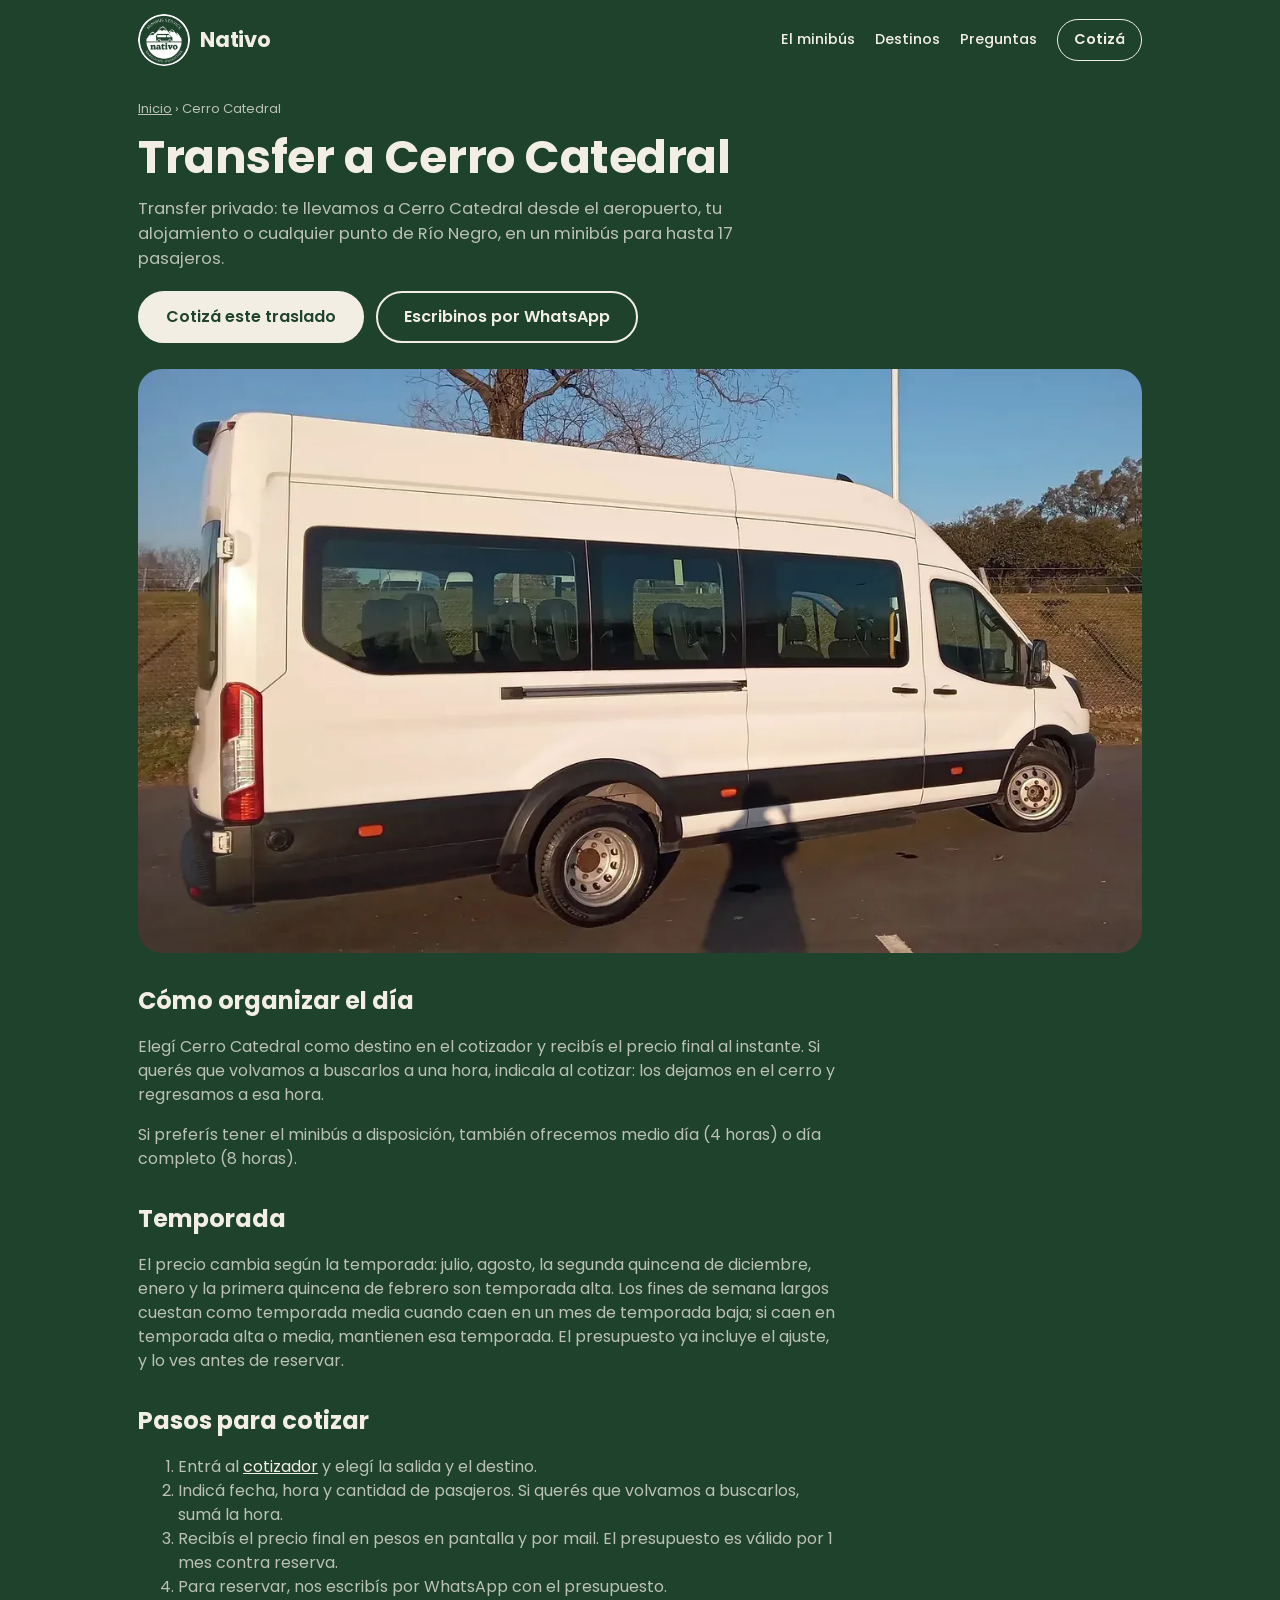
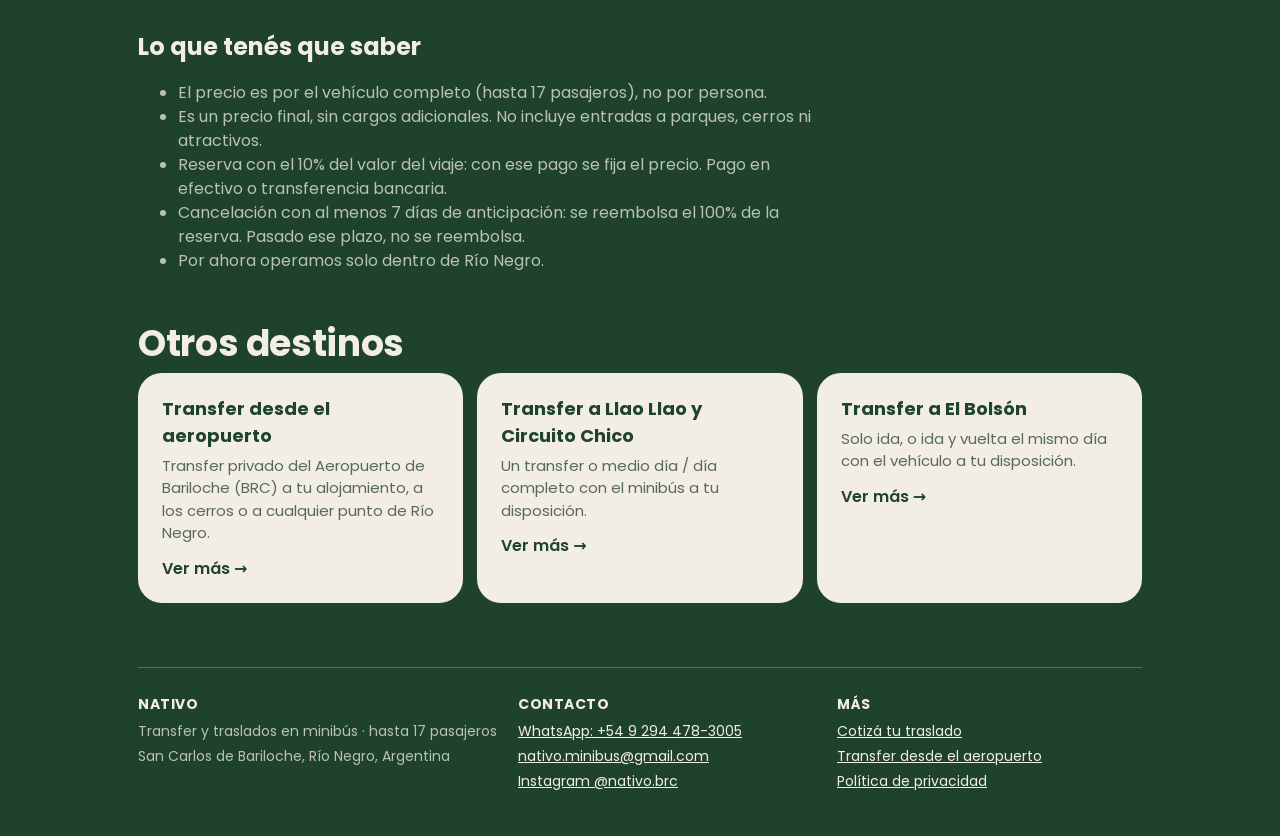
<file: cerro-catedral/index.html>
<!DOCTYPE html>
<html lang="es-AR">
<head>
<meta charset="utf-8">
<meta name="viewport" content="width=device-width, initial-scale=1, viewport-fit=cover">
<title>Transfer a Cerro Catedral desde Bariloche · Minibús privado | Nativo</title>
<meta name="description" content="Transfer privado en minibús para hasta 17 pasajeros a Cerro Catedral desde el aeropuerto, tu alojamiento o cualquier punto de Río Negro. Precio final al instante.">
<link rel="canonical" href="https://nativo-brc.github.io/cerro-catedral/">
<link rel="icon" type="image/png" href="/img/logo-nativo.png">
<meta property="og:type" content="website">
<meta property="og:locale" content="es_AR">
<meta property="og:site_name" content="Nativo">
<meta property="og:title" content="Transfer a Cerro Catedral desde Bariloche · Minibús privado | Nativo">
<meta property="og:description" content="Transfer privado en minibús para hasta 17 pasajeros a Cerro Catedral desde el aeropuerto, tu alojamiento o cualquier punto de Río Negro. Precio final al instante.">
<meta property="og:url" content="https://nativo-brc.github.io/cerro-catedral/">
<meta property="og:image" content="https://nativo-brc.github.io/img/og-nativo.jpg">
<meta name="twitter:card" content="summary_large_image">
<link rel="preconnect" href="https://fonts.googleapis.com"><link href="https://fonts.googleapis.com/css2?family=Poppins:wght@400;500;600;700&display=swap" rel="stylesheet">
<link rel="stylesheet" href="/site.css">

</head>
<body>
<a class="skip" href="#contenido">Saltar al contenido</a>
<div class="site">
<header class="topbar">
  <a class="brand" href="/"><img src="/img/logo-nativo-claro.png" width="320" height="320" alt="Nativo" style="width:52px;height:52px"><span>Nativo</span></a>
  <nav class="nav" aria-label="Principal">
    <a href="/#vehiculo">El minibús</a>
    <a href="/#destinos">Destinos</a>
    <a href="/#preguntas">Preguntas</a>
    <a class="cta" href="/#cotizar">Cotizá</a>
  </nav>
</header>
<main id="contenido" class="page">
<p class="crumbs"><a href="/">Inicio</a> › Cerro Catedral</p>
<h1>Transfer a Cerro Catedral</h1>
<p class="lead">Transfer privado: te llevamos a Cerro Catedral desde el aeropuerto, tu alojamiento o cualquier punto de Río Negro, en un minibús para hasta 17 pasajeros.</p>
<div class="ctas" style="margin:0 0 26px"><a class="pill" href="/#cotizar">Cotizá este traslado</a><a class="pill alt" href="https://wa.me/5492944783005?text=Hola%20Nativo%21%20Quiero%20cotizar%20un%20traslado." rel="noopener">Escribinos por WhatsApp</a></div>
<img class="ph" src="/img/exterior-lateral-derecho.webp" width="1200" height="698" alt="Minibús Ford Transit blanco, vista lateral derecha" loading="lazy" decoding="async">
<div class="prose">
<h2>Cómo organizar el día</h2>
<p>Elegí Cerro Catedral como destino en el cotizador y recibís el precio final al instante. Si querés que volvamos a buscarlos a una hora, indicala al cotizar: los dejamos en el cerro y regresamos a esa hora.</p>
<p>Si preferís tener el minibús a disposición, también ofrecemos medio día (4 horas) o día completo (8 horas).</p>
<h2>Temporada</h2>
<p>El precio cambia según la temporada: julio, agosto, la segunda quincena de diciembre, enero y la primera quincena de febrero son temporada alta. Los fines de semana largos cuestan como temporada media cuando caen en un mes de temporada baja; si caen en temporada alta o media, mantienen esa temporada. El presupuesto ya incluye el ajuste, y lo ves antes de reservar.</p>
<h2>Pasos para cotizar</h2>
<ol>
<li>Entrá al <a href="/#cotizar">cotizador</a> y elegí la salida y el destino.</li>
<li>Indicá fecha, hora y cantidad de pasajeros. Si querés que volvamos a buscarlos, sumá la hora.</li>
<li>Recibís el precio final en pesos en pantalla y por mail. El presupuesto es válido por 1 mes contra reserva.</li>
<li>Para reservar, nos escribís por WhatsApp con el presupuesto.</li>
</ol><h2>Lo que tenés que saber</h2>
<ul>
<li>El precio es por el vehículo completo (hasta 17 pasajeros), no por persona.</li>
<li>Es un precio final, sin cargos adicionales. No incluye entradas a parques, cerros ni atractivos.</li>
<li>Reserva con el 10% del valor del viaje: con ese pago se fija el precio. Pago en efectivo o transferencia bancaria.</li>
<li>Cancelación con al menos 7 días de anticipación: se reembolsa el 100% de la reserva. Pasado ese plazo, no se reembolsa.</li>
<li>Por ahora operamos solo dentro de Río Negro.</li>
</ul>
</div>
<section class="sec"><h2 class="t">Otros destinos</h2><div class="grid3"><a class="panel" href="/traslados-aeropuerto-bariloche/"><h3>Transfer desde el aeropuerto</h3><p>Transfer privado del Aeropuerto de Bariloche (BRC) a tu alojamiento, a los cerros o a cualquier punto de Río Negro.</p><span class="more">Ver más →</span></a><a class="panel" href="/llao-llao-circuito-chico/"><h3>Transfer a Llao Llao y Circuito Chico</h3><p>Un transfer o medio día / día completo con el minibús a tu disposición.</p><span class="more">Ver más →</span></a><a class="panel" href="/el-bolson/"><h3>Transfer a El Bolsón</h3><p>Solo ida, o ida y vuelta el mismo día con el vehículo a tu disposición.</p><span class="more">Ver más →</span></a></div></section>
</main>
<footer class="sitefoot">
  <div><h3>Nativo</h3><p>Transfer y traslados en minibús · hasta 17 pasajeros</p><p>San Carlos de Bariloche, Río Negro, Argentina</p></div>
  <div><h3>Contacto</h3><p><a href="https://wa.me/5492944783005?text=Hola%20Nativo%21%20Quiero%20cotizar%20un%20traslado." rel="noopener">WhatsApp: +54 9 294 478-3005</a></p><p><a href="mailto:nativo.minibus@gmail.com">nativo.minibus@gmail.com</a></p><p><a href="https://www.instagram.com/nativo.brc/" rel="noopener">Instagram @nativo.brc</a></p></div>
  <div><h3>Más</h3><p><a href="/#cotizar">Cotizá tu traslado</a></p><p><a href="/traslados-aeropuerto-bariloche/">Transfer desde el aeropuerto</a></p><p><a href="/privacidad/">Política de privacidad</a></p></div>
</footer>
</div>
</body>
</html>
</file>
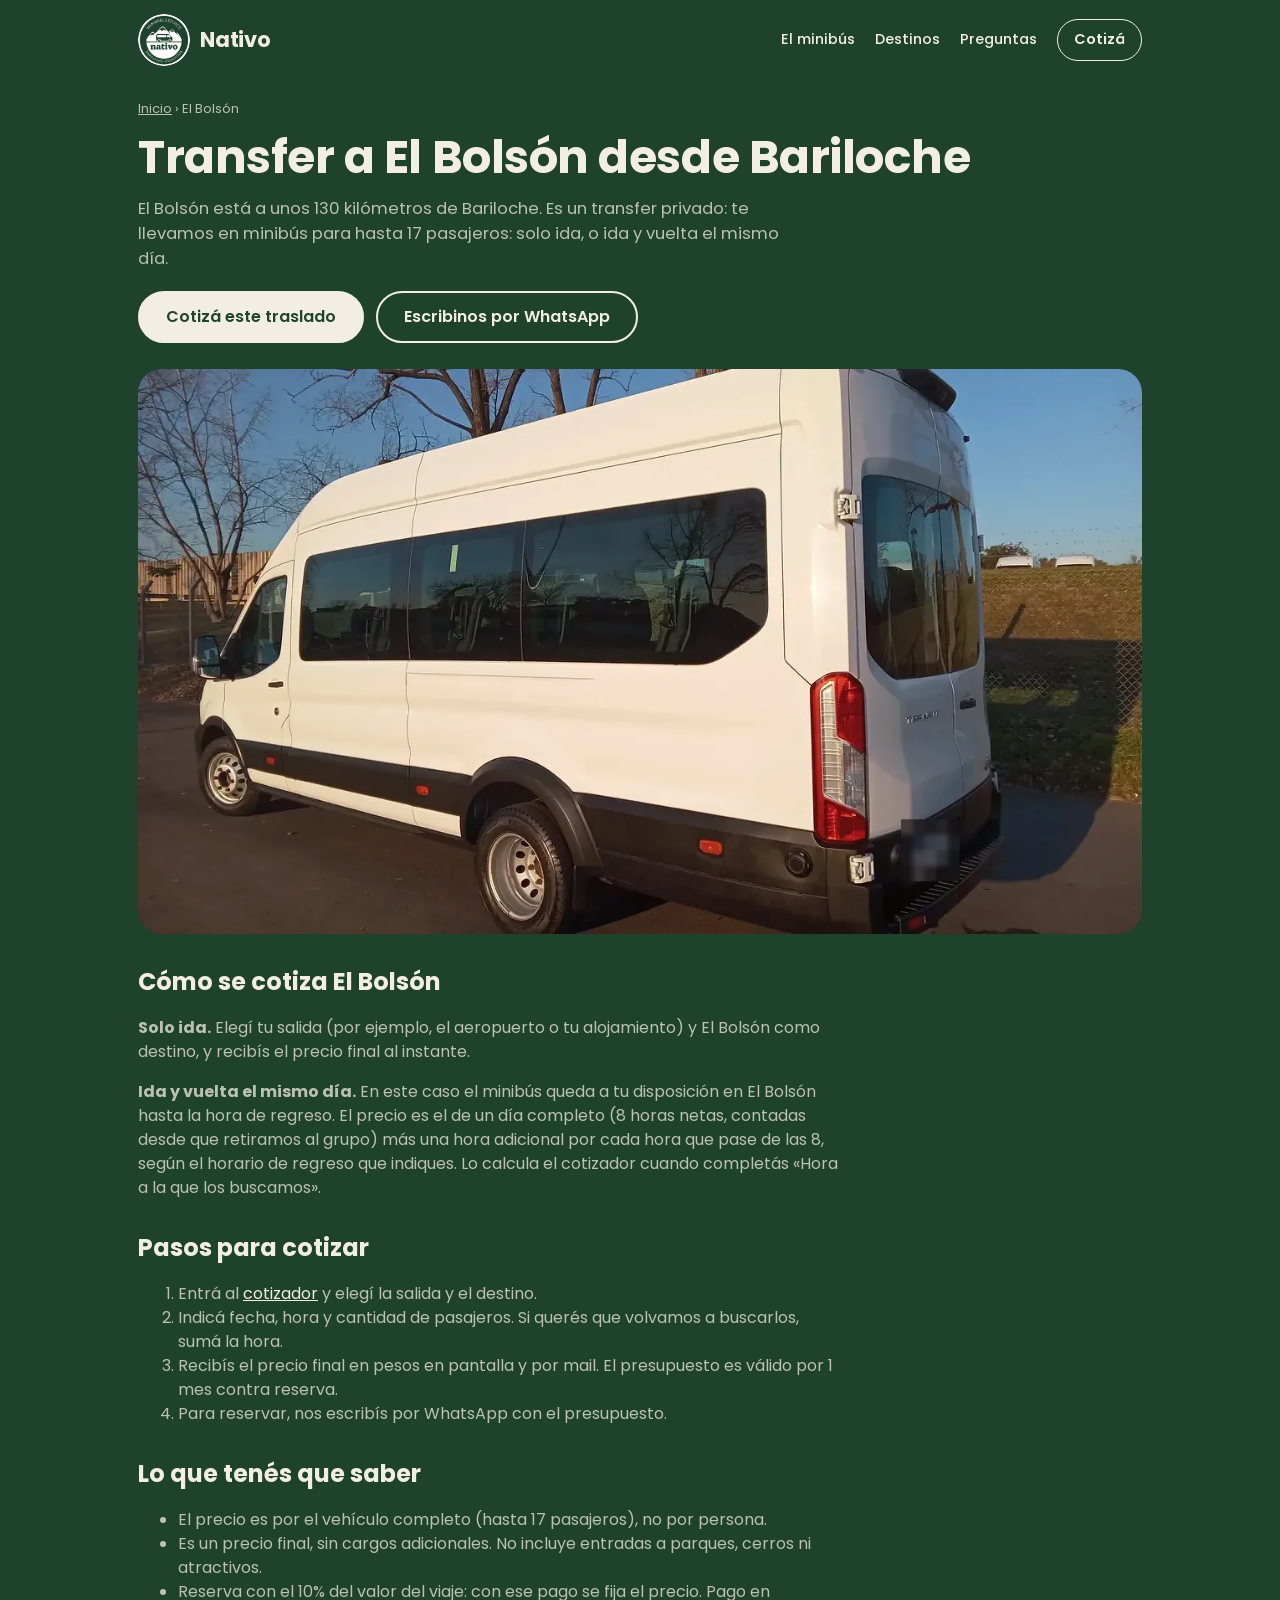
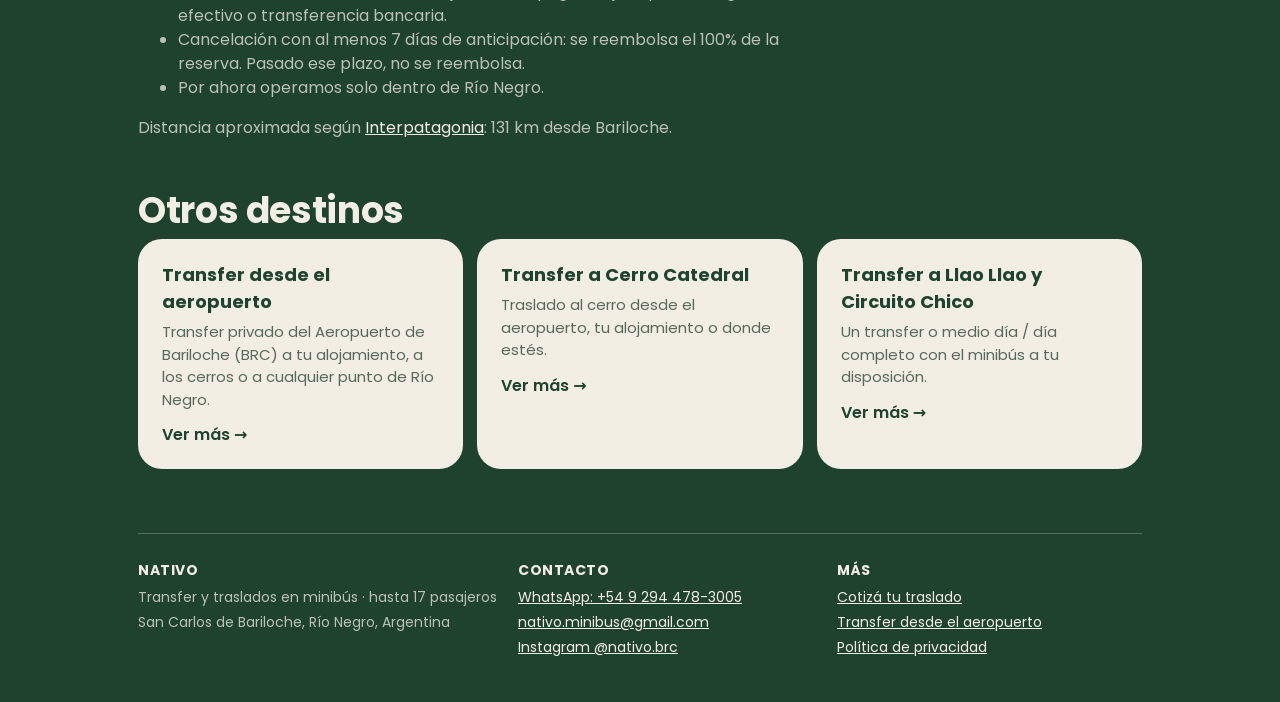
<file: el-bolson/index.html>
<!DOCTYPE html>
<html lang="es-AR">
<head>
<meta charset="utf-8">
<meta name="viewport" content="width=device-width, initial-scale=1, viewport-fit=cover">
<title>Transfer a El Bolsón desde Bariloche · Minibús privado | Nativo</title>
<meta name="description" content="Transfer a El Bolsón desde Bariloche en minibús para hasta 17 pasajeros: solo ida, o ida y vuelta el mismo día con el vehículo a tu disposición.">
<link rel="canonical" href="https://nativo-brc.github.io/el-bolson/">
<link rel="icon" type="image/png" href="/img/logo-nativo.png">
<meta property="og:type" content="website">
<meta property="og:locale" content="es_AR">
<meta property="og:site_name" content="Nativo">
<meta property="og:title" content="Transfer a El Bolsón desde Bariloche · Minibús privado | Nativo">
<meta property="og:description" content="Transfer a El Bolsón desde Bariloche en minibús para hasta 17 pasajeros: solo ida, o ida y vuelta el mismo día con el vehículo a tu disposición.">
<meta property="og:url" content="https://nativo-brc.github.io/el-bolson/">
<meta property="og:image" content="https://nativo-brc.github.io/img/og-nativo.jpg">
<meta name="twitter:card" content="summary_large_image">
<link rel="preconnect" href="https://fonts.googleapis.com"><link href="https://fonts.googleapis.com/css2?family=Poppins:wght@400;500;600;700&display=swap" rel="stylesheet">
<link rel="stylesheet" href="/site.css">

</head>
<body>
<a class="skip" href="#contenido">Saltar al contenido</a>
<div class="site">
<header class="topbar">
  <a class="brand" href="/"><img src="/img/logo-nativo-claro.png" width="320" height="320" alt="Nativo" style="width:52px;height:52px"><span>Nativo</span></a>
  <nav class="nav" aria-label="Principal">
    <a href="/#vehiculo">El minibús</a>
    <a href="/#destinos">Destinos</a>
    <a href="/#preguntas">Preguntas</a>
    <a class="cta" href="/#cotizar">Cotizá</a>
  </nav>
</header>
<main id="contenido" class="page">
<p class="crumbs"><a href="/">Inicio</a> › El Bolsón</p>
<h1>Transfer a El Bolsón desde Bariloche</h1>
<p class="lead">El Bolsón está a unos 130 kilómetros de Bariloche. Es un transfer privado: te llevamos en minibús para hasta 17 pasajeros: solo ida, o ida y vuelta el mismo día.</p>
<div class="ctas" style="margin:0 0 26px"><a class="pill" href="/#cotizar">Cotizá este traslado</a><a class="pill alt" href="https://wa.me/5492944783005?text=Hola%20Nativo%21%20Quiero%20cotizar%20un%20traslado." rel="noopener">Escribinos por WhatsApp</a></div>
<img class="ph" src="/img/exterior-trasera.webp" width="1200" height="675" alt="Minibús Ford Transit blanco, vista trasera" loading="lazy" decoding="async">
<div class="prose">
<h2>Cómo se cotiza El Bolsón</h2>
<p><strong>Solo ida.</strong> Elegí tu salida (por ejemplo, el aeropuerto o tu alojamiento) y El Bolsón como destino, y recibís el precio final al instante.</p>
<p><strong>Ida y vuelta el mismo día.</strong> En este caso el minibús queda a tu disposición en El Bolsón hasta la hora de regreso. El precio es el de un día completo (8 horas netas, contadas desde que retiramos al grupo) más una hora adicional por cada hora que pase de las 8, según el horario de regreso que indiques. Lo calcula el cotizador cuando completás «Hora a la que los buscamos».</p>
<h2>Pasos para cotizar</h2>
<ol>
<li>Entrá al <a href="/#cotizar">cotizador</a> y elegí la salida y el destino.</li>
<li>Indicá fecha, hora y cantidad de pasajeros. Si querés que volvamos a buscarlos, sumá la hora.</li>
<li>Recibís el precio final en pesos en pantalla y por mail. El presupuesto es válido por 1 mes contra reserva.</li>
<li>Para reservar, nos escribís por WhatsApp con el presupuesto.</li>
</ol><h2>Lo que tenés que saber</h2>
<ul>
<li>El precio es por el vehículo completo (hasta 17 pasajeros), no por persona.</li>
<li>Es un precio final, sin cargos adicionales. No incluye entradas a parques, cerros ni atractivos.</li>
<li>Reserva con el 10% del valor del viaje: con ese pago se fija el precio. Pago en efectivo o transferencia bancaria.</li>
<li>Cancelación con al menos 7 días de anticipación: se reembolsa el 100% de la reserva. Pasado ese plazo, no se reembolsa.</li>
<li>Por ahora operamos solo dentro de Río Negro.</li>
</ul>
<p>Distancia aproximada según <a href="https://www.interpatagonia.com/elbolson/comollegar_i.html" rel="noopener">Interpatagonia</a>: 131 km desde Bariloche.</p>
</div>
<section class="sec"><h2 class="t">Otros destinos</h2><div class="grid3"><a class="panel" href="/traslados-aeropuerto-bariloche/"><h3>Transfer desde el aeropuerto</h3><p>Transfer privado del Aeropuerto de Bariloche (BRC) a tu alojamiento, a los cerros o a cualquier punto de Río Negro.</p><span class="more">Ver más →</span></a><a class="panel" href="/cerro-catedral/"><h3>Transfer a Cerro Catedral</h3><p>Traslado al cerro desde el aeropuerto, tu alojamiento o donde estés.</p><span class="more">Ver más →</span></a><a class="panel" href="/llao-llao-circuito-chico/"><h3>Transfer a Llao Llao y Circuito Chico</h3><p>Un transfer o medio día / día completo con el minibús a tu disposición.</p><span class="more">Ver más →</span></a></div></section>
</main>
<footer class="sitefoot">
  <div><h3>Nativo</h3><p>Transfer y traslados en minibús · hasta 17 pasajeros</p><p>San Carlos de Bariloche, Río Negro, Argentina</p></div>
  <div><h3>Contacto</h3><p><a href="https://wa.me/5492944783005?text=Hola%20Nativo%21%20Quiero%20cotizar%20un%20traslado." rel="noopener">WhatsApp: +54 9 294 478-3005</a></p><p><a href="mailto:nativo.minibus@gmail.com">nativo.minibus@gmail.com</a></p><p><a href="https://www.instagram.com/nativo.brc/" rel="noopener">Instagram @nativo.brc</a></p></div>
  <div><h3>Más</h3><p><a href="/#cotizar">Cotizá tu traslado</a></p><p><a href="/traslados-aeropuerto-bariloche/">Transfer desde el aeropuerto</a></p><p><a href="/privacidad/">Política de privacidad</a></p></div>
</footer>
</div>
</body>
</html>
</file>
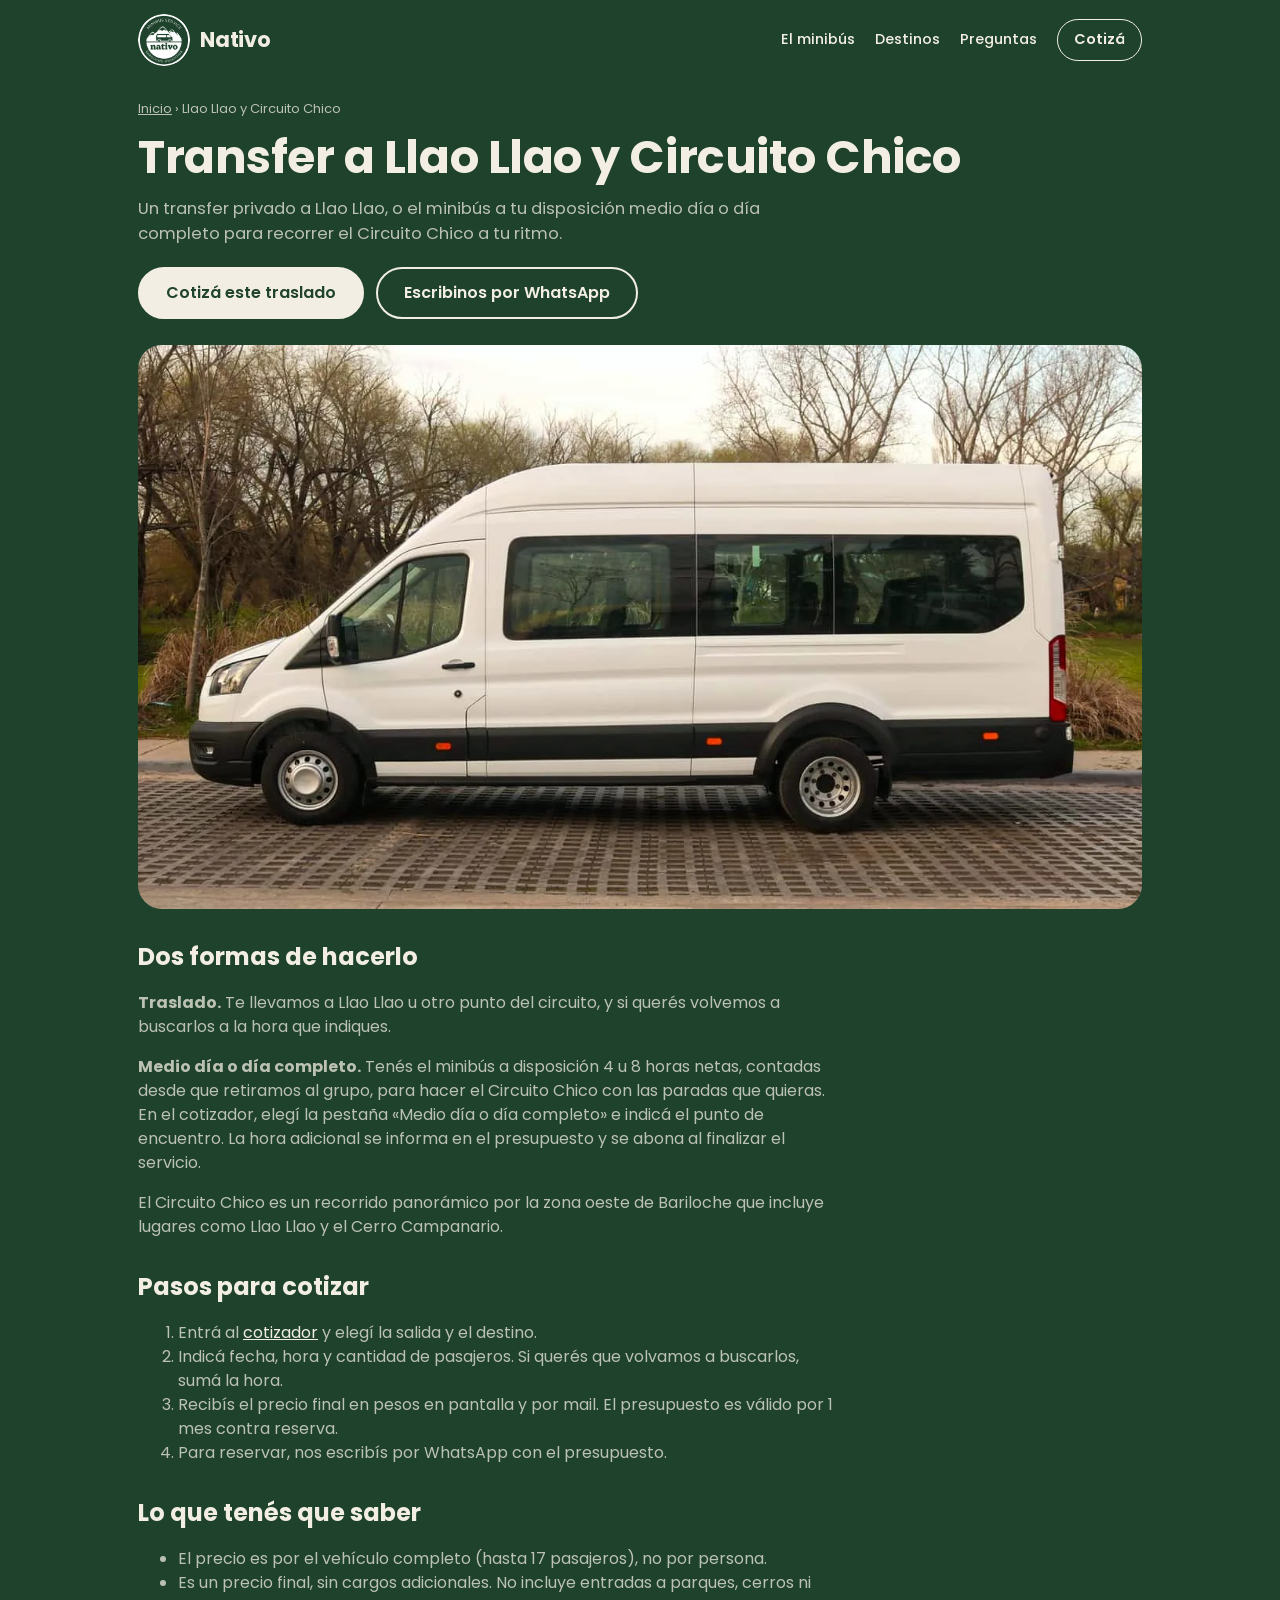
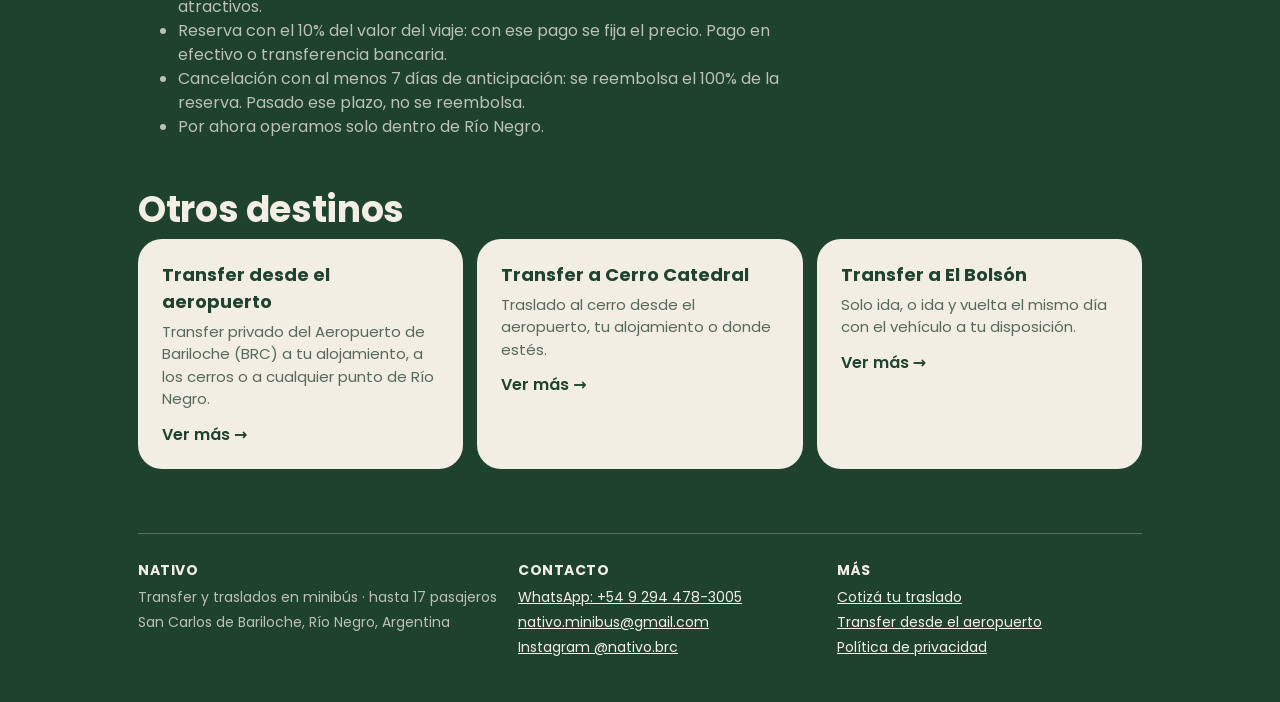
<file: llao-llao-circuito-chico/index.html>
<!DOCTYPE html>
<html lang="es-AR">
<head>
<meta charset="utf-8">
<meta name="viewport" content="width=device-width, initial-scale=1, viewport-fit=cover">
<title>Transfer a Llao Llao y Circuito Chico · Minibús | Nativo</title>
<meta name="description" content="Transfer a Llao Llao o Circuito Chico en minibús para hasta 17 pasajeros, o medio día y día completo con el vehículo a tu disposición.">
<link rel="canonical" href="https://nativo-brc.github.io/llao-llao-circuito-chico/">
<link rel="icon" type="image/png" href="/img/logo-nativo.png">
<meta property="og:type" content="website">
<meta property="og:locale" content="es_AR">
<meta property="og:site_name" content="Nativo">
<meta property="og:title" content="Transfer a Llao Llao y Circuito Chico · Minibús | Nativo">
<meta property="og:description" content="Transfer a Llao Llao o Circuito Chico en minibús para hasta 17 pasajeros, o medio día y día completo con el vehículo a tu disposición.">
<meta property="og:url" content="https://nativo-brc.github.io/llao-llao-circuito-chico/">
<meta property="og:image" content="https://nativo-brc.github.io/img/og-nativo.jpg">
<meta name="twitter:card" content="summary_large_image">
<link rel="preconnect" href="https://fonts.googleapis.com"><link href="https://fonts.googleapis.com/css2?family=Poppins:wght@400;500;600;700&display=swap" rel="stylesheet">
<link rel="stylesheet" href="/site.css">

</head>
<body>
<a class="skip" href="#contenido">Saltar al contenido</a>
<div class="site">
<header class="topbar">
  <a class="brand" href="/"><img src="/img/logo-nativo-claro.png" width="320" height="320" alt="Nativo" style="width:52px;height:52px"><span>Nativo</span></a>
  <nav class="nav" aria-label="Principal">
    <a href="/#vehiculo">El minibús</a>
    <a href="/#destinos">Destinos</a>
    <a href="/#preguntas">Preguntas</a>
    <a class="cta" href="/#cotizar">Cotizá</a>
  </nav>
</header>
<main id="contenido" class="page">
<p class="crumbs"><a href="/">Inicio</a> › Llao Llao y Circuito Chico</p>
<h1>Transfer a Llao Llao y Circuito Chico</h1>
<p class="lead">Un transfer privado a Llao Llao, o el minibús a tu disposición medio día o día completo para recorrer el Circuito Chico a tu ritmo.</p>
<div class="ctas" style="margin:0 0 26px"><a class="pill" href="/#cotizar">Cotizá este traslado</a><a class="pill alt" href="https://wa.me/5492944783005?text=Hola%20Nativo%21%20Quiero%20cotizar%20un%20traslado." rel="noopener">Escribinos por WhatsApp</a></div>
<img class="ph" src="/img/exterior-lateral-izquierdo.webp" width="1280" height="720" alt="Minibús Ford Transit blanco de Nativo, vista lateral" loading="lazy" decoding="async">
<div class="prose">
<h2>Dos formas de hacerlo</h2>
<p><strong>Traslado.</strong> Te llevamos a Llao Llao u otro punto del circuito, y si querés volvemos a buscarlos a la hora que indiques.</p>
<p><strong>Medio día o día completo.</strong> Tenés el minibús a disposición 4 u 8 horas netas, contadas desde que retiramos al grupo, para hacer el Circuito Chico con las paradas que quieras. En el cotizador, elegí la pestaña «Medio día o día completo» e indicá el punto de encuentro. La hora adicional se informa en el presupuesto y se abona al finalizar el servicio.</p>
<p>El Circuito Chico es un recorrido panorámico por la zona oeste de Bariloche que incluye lugares como Llao Llao y el Cerro Campanario.</p>
<h2>Pasos para cotizar</h2>
<ol>
<li>Entrá al <a href="/#cotizar">cotizador</a> y elegí la salida y el destino.</li>
<li>Indicá fecha, hora y cantidad de pasajeros. Si querés que volvamos a buscarlos, sumá la hora.</li>
<li>Recibís el precio final en pesos en pantalla y por mail. El presupuesto es válido por 1 mes contra reserva.</li>
<li>Para reservar, nos escribís por WhatsApp con el presupuesto.</li>
</ol><h2>Lo que tenés que saber</h2>
<ul>
<li>El precio es por el vehículo completo (hasta 17 pasajeros), no por persona.</li>
<li>Es un precio final, sin cargos adicionales. No incluye entradas a parques, cerros ni atractivos.</li>
<li>Reserva con el 10% del valor del viaje: con ese pago se fija el precio. Pago en efectivo o transferencia bancaria.</li>
<li>Cancelación con al menos 7 días de anticipación: se reembolsa el 100% de la reserva. Pasado ese plazo, no se reembolsa.</li>
<li>Por ahora operamos solo dentro de Río Negro.</li>
</ul>
</div>
<section class="sec"><h2 class="t">Otros destinos</h2><div class="grid3"><a class="panel" href="/traslados-aeropuerto-bariloche/"><h3>Transfer desde el aeropuerto</h3><p>Transfer privado del Aeropuerto de Bariloche (BRC) a tu alojamiento, a los cerros o a cualquier punto de Río Negro.</p><span class="more">Ver más →</span></a><a class="panel" href="/cerro-catedral/"><h3>Transfer a Cerro Catedral</h3><p>Traslado al cerro desde el aeropuerto, tu alojamiento o donde estés.</p><span class="more">Ver más →</span></a><a class="panel" href="/el-bolson/"><h3>Transfer a El Bolsón</h3><p>Solo ida, o ida y vuelta el mismo día con el vehículo a tu disposición.</p><span class="more">Ver más →</span></a></div></section>
</main>
<footer class="sitefoot">
  <div><h3>Nativo</h3><p>Transfer y traslados en minibús · hasta 17 pasajeros</p><p>San Carlos de Bariloche, Río Negro, Argentina</p></div>
  <div><h3>Contacto</h3><p><a href="https://wa.me/5492944783005?text=Hola%20Nativo%21%20Quiero%20cotizar%20un%20traslado." rel="noopener">WhatsApp: +54 9 294 478-3005</a></p><p><a href="mailto:nativo.minibus@gmail.com">nativo.minibus@gmail.com</a></p><p><a href="https://www.instagram.com/nativo.brc/" rel="noopener">Instagram @nativo.brc</a></p></div>
  <div><h3>Más</h3><p><a href="/#cotizar">Cotizá tu traslado</a></p><p><a href="/traslados-aeropuerto-bariloche/">Transfer desde el aeropuerto</a></p><p><a href="/privacidad/">Política de privacidad</a></p></div>
</footer>
</div>
</body>
</html>
</file>
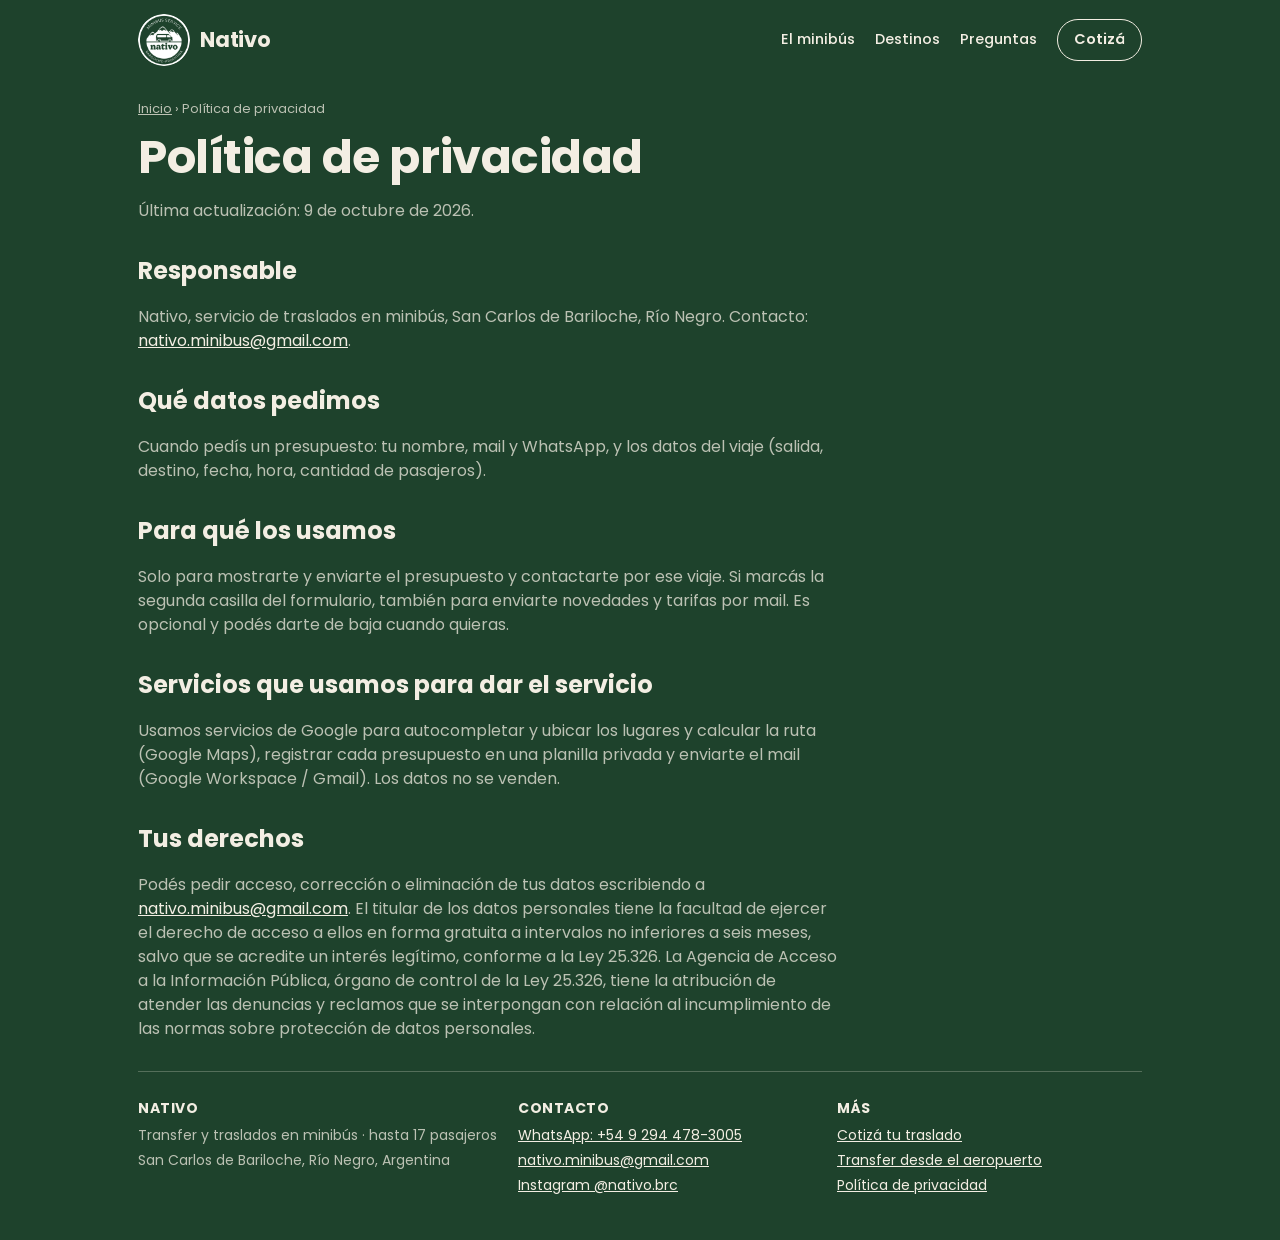
<file: privacidad/index.html>
<!DOCTYPE html>
<html lang="es-AR">
<head>
<meta charset="utf-8">
<meta name="viewport" content="width=device-width, initial-scale=1, viewport-fit=cover">
<title>Política de privacidad · Nativo</title>
<meta name="description" content="Cómo usa Nativo tus datos cuando pedís un presupuesto: qué datos pedimos, para qué y cómo ejercer tus derechos.">
<link rel="canonical" href="https://nativo-brc.github.io/privacidad/">
<link rel="icon" type="image/png" href="/img/logo-nativo.png">
<meta property="og:type" content="website">
<meta property="og:locale" content="es_AR">
<meta property="og:site_name" content="Nativo">
<meta property="og:title" content="Política de privacidad · Nativo">
<meta property="og:description" content="Cómo usa Nativo tus datos cuando pedís un presupuesto: qué datos pedimos, para qué y cómo ejercer tus derechos.">
<meta property="og:url" content="https://nativo-brc.github.io/privacidad/">
<meta property="og:image" content="https://nativo-brc.github.io/img/og-nativo.jpg">
<meta name="twitter:card" content="summary_large_image">
<link rel="preconnect" href="https://fonts.googleapis.com"><link href="https://fonts.googleapis.com/css2?family=Poppins:wght@400;500;600;700&display=swap" rel="stylesheet">
<link rel="stylesheet" href="/site.css">

</head>
<body>
<a class="skip" href="#contenido">Saltar al contenido</a>
<div class="site">
<header class="topbar">
  <a class="brand" href="/"><img src="/img/logo-nativo-claro.png" width="320" height="320" alt="Nativo" style="width:52px;height:52px"><span>Nativo</span></a>
  <nav class="nav" aria-label="Principal">
    <a href="/#vehiculo">El minibús</a>
    <a href="/#destinos">Destinos</a>
    <a href="/#preguntas">Preguntas</a>
    <a class="cta" href="/#cotizar">Cotizá</a>
  </nav>
</header>
<main id="contenido" class="page">
<p class="crumbs"><a href="/">Inicio</a> › Política de privacidad</p>
<h1>Política de privacidad</h1>
<div class="prose">
<p>Última actualización: 9 de octubre de 2026.</p>
<h2>Responsable</h2>
<p>Nativo, servicio de traslados en minibús, San Carlos de Bariloche, Río Negro. Contacto: <a href="mailto:nativo.minibus@gmail.com">nativo.minibus@gmail.com</a>.</p>
<h2>Qué datos pedimos</h2>
<p>Cuando pedís un presupuesto: tu nombre, mail y WhatsApp, y los datos del viaje (salida, destino, fecha, hora, cantidad de pasajeros).</p>
<h2>Para qué los usamos</h2>
<p>Solo para mostrarte y enviarte el presupuesto y contactarte por ese viaje. Si marcás la segunda casilla del formulario, también para enviarte novedades y tarifas por mail. Es opcional y podés darte de baja cuando quieras.</p>
<h2>Servicios que usamos para dar el servicio</h2>
<p>Usamos servicios de Google para autocompletar y ubicar los lugares y calcular la ruta (Google Maps), registrar cada presupuesto en una planilla privada y enviarte el mail (Google Workspace / Gmail). Los datos no se venden.</p>
<h2>Tus derechos</h2>
<p>Podés pedir acceso, corrección o eliminación de tus datos escribiendo a <a href="mailto:nativo.minibus@gmail.com">nativo.minibus@gmail.com</a>. El titular de los datos personales tiene la facultad de ejercer el derecho de acceso a ellos en forma gratuita a intervalos no inferiores a seis meses, salvo que se acredite un interés legítimo, conforme a la Ley 25.326. La Agencia de Acceso a la Información Pública, órgano de control de la Ley 25.326, tiene la atribución de atender las denuncias y reclamos que se interpongan con relación al incumplimiento de las normas sobre protección de datos personales.</p>
</div>
</main>
<footer class="sitefoot">
  <div><h3>Nativo</h3><p>Transfer y traslados en minibús · hasta 17 pasajeros</p><p>San Carlos de Bariloche, Río Negro, Argentina</p></div>
  <div><h3>Contacto</h3><p><a href="https://wa.me/5492944783005?text=Hola%20Nativo%21%20Quiero%20cotizar%20un%20traslado." rel="noopener">WhatsApp: +54 9 294 478-3005</a></p><p><a href="mailto:nativo.minibus@gmail.com">nativo.minibus@gmail.com</a></p><p><a href="https://www.instagram.com/nativo.brc/" rel="noopener">Instagram @nativo.brc</a></p></div>
  <div><h3>Más</h3><p><a href="/#cotizar">Cotizá tu traslado</a></p><p><a href="/traslados-aeropuerto-bariloche/">Transfer desde el aeropuerto</a></p><p><a href="/privacidad/">Política de privacidad</a></p></div>
</footer>
</div>
</body>
</html>
</file>
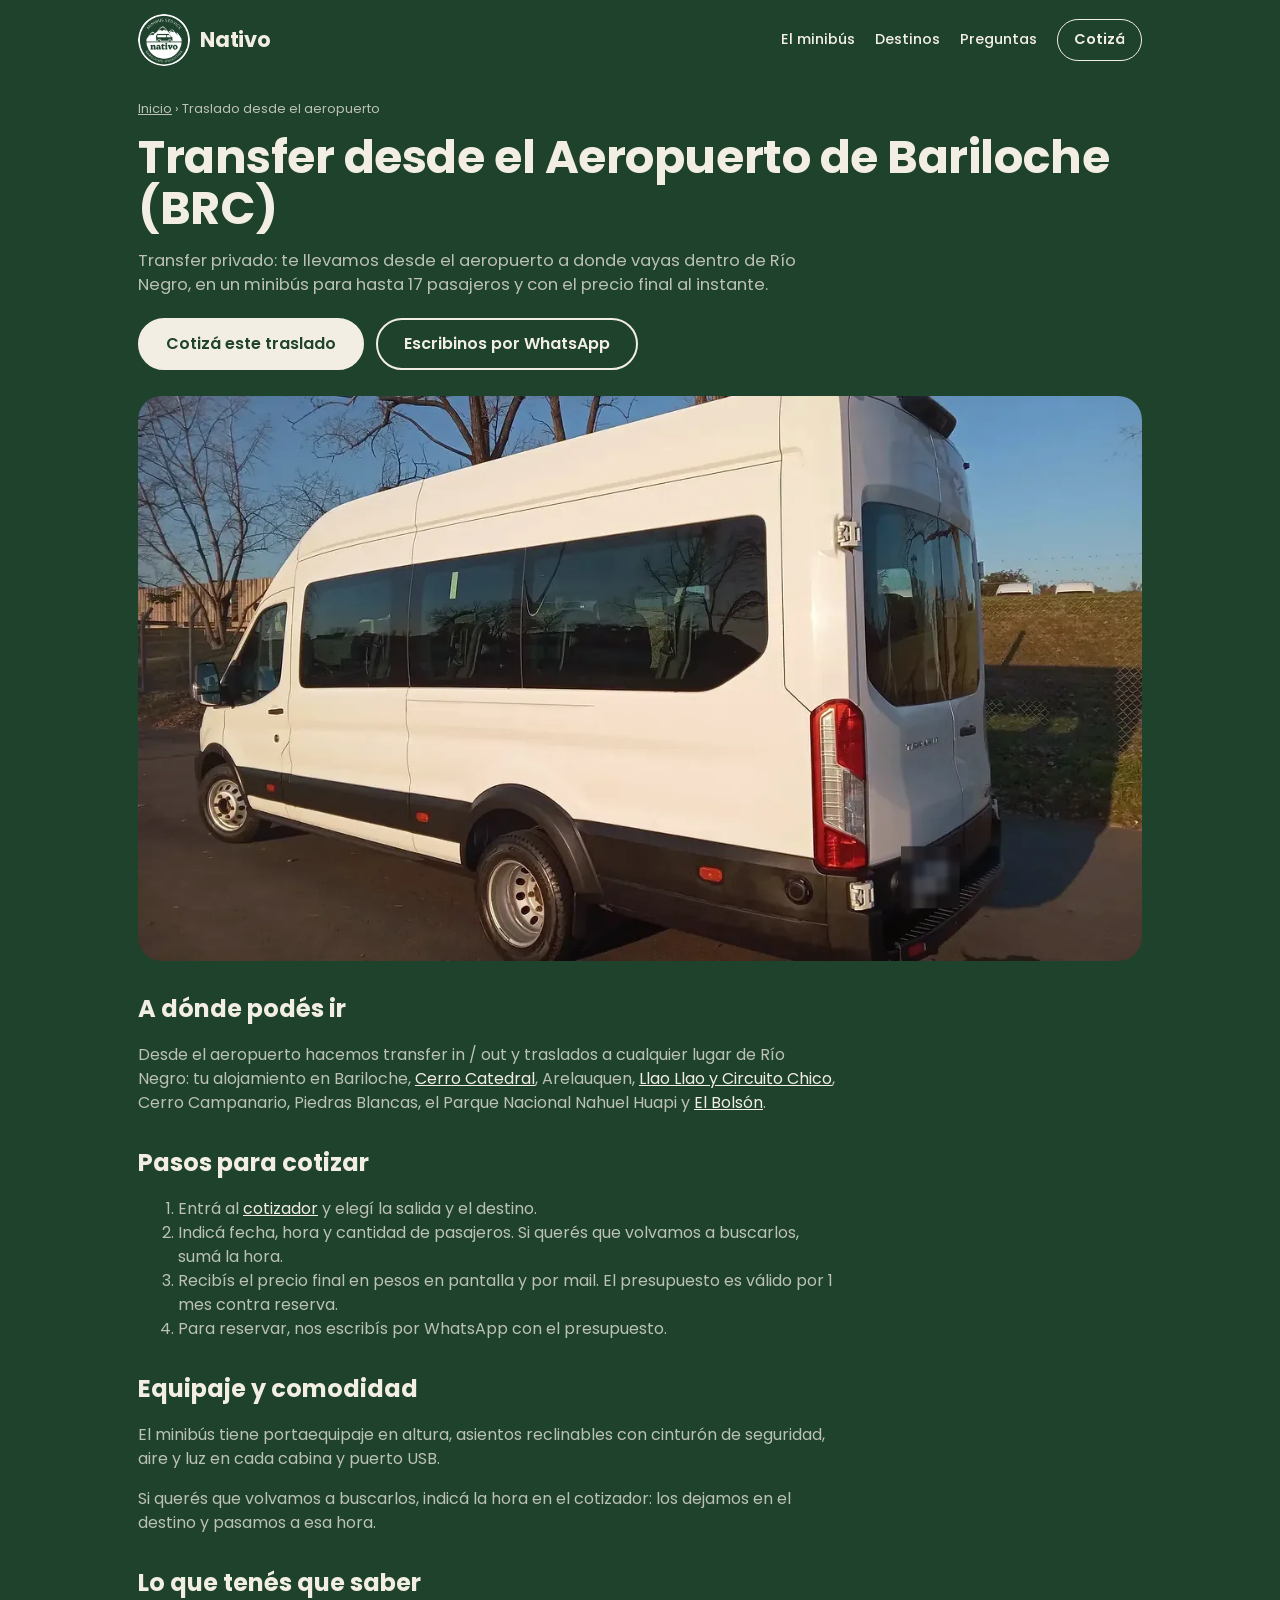
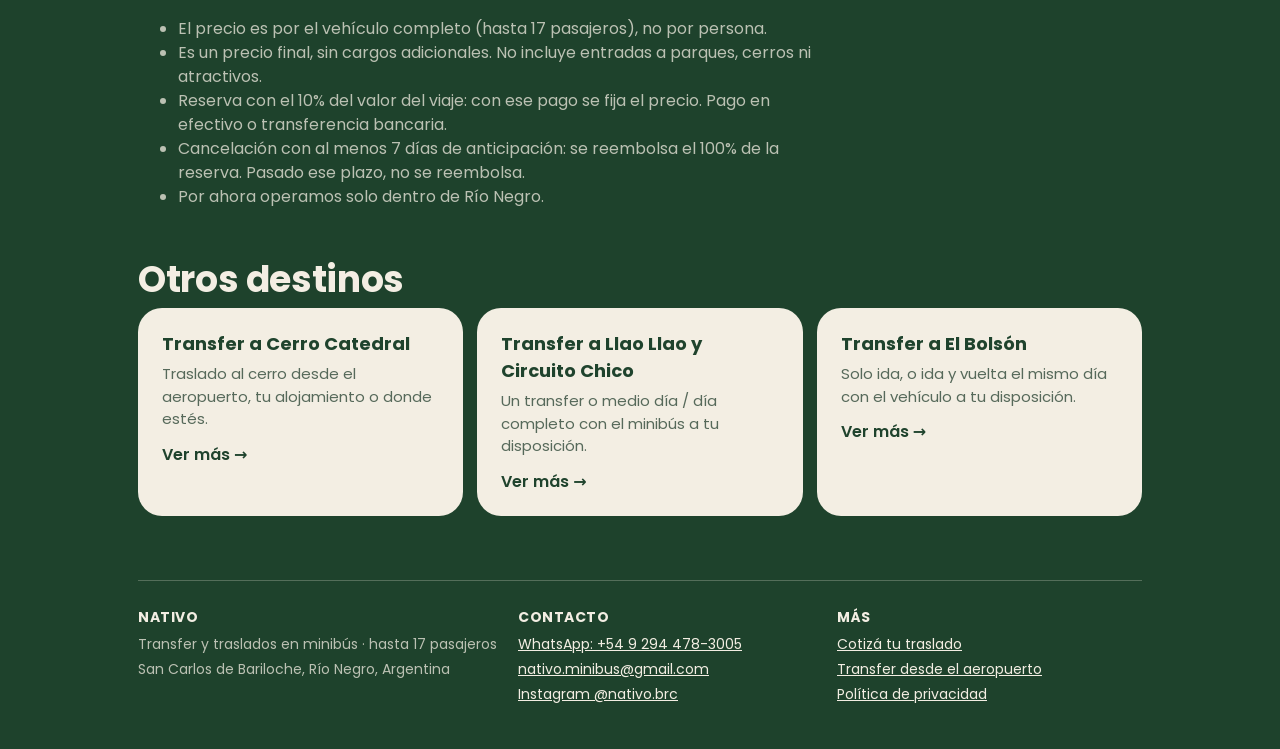
<file: traslados-aeropuerto-bariloche/index.html>
<!DOCTYPE html>
<html lang="es-AR">
<head>
<meta charset="utf-8">
<meta name="viewport" content="width=device-width, initial-scale=1, viewport-fit=cover">
<title>Transfer aeropuerto Bariloche (BRC) · Traslado privado | Nativo</title>
<meta name="description" content="Transfer privado desde el Aeropuerto de Bariloche (BRC) a tu hotel, los cerros o cualquier punto de Río Negro, en minibús para hasta 17 pasajeros. Cotizá online.">
<link rel="canonical" href="https://nativo-brc.github.io/traslados-aeropuerto-bariloche/">
<link rel="icon" type="image/png" href="/img/logo-nativo.png">
<meta property="og:type" content="website">
<meta property="og:locale" content="es_AR">
<meta property="og:site_name" content="Nativo">
<meta property="og:title" content="Transfer aeropuerto Bariloche (BRC) · Traslado privado | Nativo">
<meta property="og:description" content="Transfer privado desde el Aeropuerto de Bariloche (BRC) a tu hotel, los cerros o cualquier punto de Río Negro, en minibús para hasta 17 pasajeros. Cotizá online.">
<meta property="og:url" content="https://nativo-brc.github.io/traslados-aeropuerto-bariloche/">
<meta property="og:image" content="https://nativo-brc.github.io/img/og-nativo.jpg">
<meta name="twitter:card" content="summary_large_image">
<link rel="preconnect" href="https://fonts.googleapis.com"><link href="https://fonts.googleapis.com/css2?family=Poppins:wght@400;500;600;700&display=swap" rel="stylesheet">
<link rel="stylesheet" href="/site.css">

</head>
<body>
<a class="skip" href="#contenido">Saltar al contenido</a>
<div class="site">
<header class="topbar">
  <a class="brand" href="/"><img src="/img/logo-nativo-claro.png" width="320" height="320" alt="Nativo" style="width:52px;height:52px"><span>Nativo</span></a>
  <nav class="nav" aria-label="Principal">
    <a href="/#vehiculo">El minibús</a>
    <a href="/#destinos">Destinos</a>
    <a href="/#preguntas">Preguntas</a>
    <a class="cta" href="/#cotizar">Cotizá</a>
  </nav>
</header>
<main id="contenido" class="page">
<p class="crumbs"><a href="/">Inicio</a> › Traslado desde el aeropuerto</p>
<h1>Transfer desde el Aeropuerto de Bariloche (BRC)</h1>
<p class="lead">Transfer privado: te llevamos desde el aeropuerto a donde vayas dentro de Río Negro, en un minibús para hasta 17 pasajeros y con el precio final al instante.</p>
<div class="ctas" style="margin:0 0 26px"><a class="pill" href="/#cotizar">Cotizá este traslado</a><a class="pill alt" href="https://wa.me/5492944783005?text=Hola%20Nativo%21%20Quiero%20cotizar%20un%20traslado." rel="noopener">Escribinos por WhatsApp</a></div>
<img class="ph" src="/img/exterior-trasera.webp" width="1200" height="675" alt="Minibús Ford Transit blanco, vista trasera" loading="lazy" decoding="async">
<div class="prose">
<h2>A dónde podés ir</h2>
<p>Desde el aeropuerto hacemos transfer in / out y traslados a cualquier lugar de Río Negro: tu alojamiento en Bariloche, <a href="/cerro-catedral/">Cerro Catedral</a>, Arelauquen, <a href="/llao-llao-circuito-chico/">Llao Llao y Circuito Chico</a>, Cerro Campanario, Piedras Blancas, el Parque Nacional Nahuel Huapi y <a href="/el-bolson/">El Bolsón</a>.</p>
<h2>Pasos para cotizar</h2>
<ol>
<li>Entrá al <a href="/#cotizar">cotizador</a> y elegí la salida y el destino.</li>
<li>Indicá fecha, hora y cantidad de pasajeros. Si querés que volvamos a buscarlos, sumá la hora.</li>
<li>Recibís el precio final en pesos en pantalla y por mail. El presupuesto es válido por 1 mes contra reserva.</li>
<li>Para reservar, nos escribís por WhatsApp con el presupuesto.</li>
</ol>
<h2>Equipaje y comodidad</h2>
<p>El minibús tiene portaequipaje en altura, asientos reclinables con cinturón de seguridad, aire y luz en cada cabina y puerto USB.</p>
<p>Si querés que volvamos a buscarlos, indicá la hora en el cotizador: los dejamos en el destino y pasamos a esa hora.</p>
<h2>Lo que tenés que saber</h2>
<ul>
<li>El precio es por el vehículo completo (hasta 17 pasajeros), no por persona.</li>
<li>Es un precio final, sin cargos adicionales. No incluye entradas a parques, cerros ni atractivos.</li>
<li>Reserva con el 10% del valor del viaje: con ese pago se fija el precio. Pago en efectivo o transferencia bancaria.</li>
<li>Cancelación con al menos 7 días de anticipación: se reembolsa el 100% de la reserva. Pasado ese plazo, no se reembolsa.</li>
<li>Por ahora operamos solo dentro de Río Negro.</li>
</ul>
</div>
<section class="sec"><h2 class="t">Otros destinos</h2><div class="grid3"><a class="panel" href="/cerro-catedral/"><h3>Transfer a Cerro Catedral</h3><p>Traslado al cerro desde el aeropuerto, tu alojamiento o donde estés.</p><span class="more">Ver más →</span></a><a class="panel" href="/llao-llao-circuito-chico/"><h3>Transfer a Llao Llao y Circuito Chico</h3><p>Un transfer o medio día / día completo con el minibús a tu disposición.</p><span class="more">Ver más →</span></a><a class="panel" href="/el-bolson/"><h3>Transfer a El Bolsón</h3><p>Solo ida, o ida y vuelta el mismo día con el vehículo a tu disposición.</p><span class="more">Ver más →</span></a></div></section>
</main>
<footer class="sitefoot">
  <div><h3>Nativo</h3><p>Transfer y traslados en minibús · hasta 17 pasajeros</p><p>San Carlos de Bariloche, Río Negro, Argentina</p></div>
  <div><h3>Contacto</h3><p><a href="https://wa.me/5492944783005?text=Hola%20Nativo%21%20Quiero%20cotizar%20un%20traslado." rel="noopener">WhatsApp: +54 9 294 478-3005</a></p><p><a href="mailto:nativo.minibus@gmail.com">nativo.minibus@gmail.com</a></p><p><a href="https://www.instagram.com/nativo.brc/" rel="noopener">Instagram @nativo.brc</a></p></div>
  <div><h3>Más</h3><p><a href="/#cotizar">Cotizá tu traslado</a></p><p><a href="/traslados-aeropuerto-bariloche/">Transfer desde el aeropuerto</a></p><p><a href="/privacidad/">Política de privacidad</a></p></div>
</footer>
</div>
</body>
</html>
</file>
<file: site.css>
:root{
  --bg:#1E422C; --card:#F3EEE3; --field:#FBF8F1; --ink:#1F432D; --ink2:#56695A; --line:#D9D2BF;
  --on-bg:#F3EEE3; --on-bg2:rgba(243,238,227,.74); --err:#A8381F; --okbg:#E4EBDD;
  box-sizing:border-box; padding-top:env(safe-area-inset-top,0px); padding-bottom:env(safe-area-inset-bottom,0px);
}
html{scroll-padding-top:env(safe-area-inset-top,0px)}
*,*::before,*::after{box-sizing:inherit}
html,body{margin:0}
body{background:var(--bg);color:var(--on-bg);font-family:'Poppins',system-ui,-apple-system,'Segoe UI',Roboto,Helvetica,Arial,sans-serif;font-size:16px;line-height:1.5;-webkit-text-size-adjust:100%}
.wrap{max-width:500px;margin:0 auto;padding:16px 18px 56px}
.hero{text-align:center;padding:22px 0 22px}
.logo{width:128px;height:128px;display:block;margin:0 auto 14px}
h1{font-size:clamp(30px,8.4vw,40px);line-height:1.1;margin:0 0 10px;font-weight:700;letter-spacing:-.01em}
.lead{margin:0 auto;max-width:34ch;color:var(--on-bg2);font-size:15px}
.tabs{display:flex;gap:8px;margin:0 0 14px}
.tab{flex:1;border:1.5px solid var(--on-bg);background:transparent;color:var(--on-bg);font-family:inherit;font-weight:600;font-size:14px;line-height:1.2;padding:12px 10px;border-radius:999px;cursor:pointer}
.tab[aria-selected="true"]{background:var(--on-bg);color:var(--ink)}
.tab:focus-visible,.btn:focus-visible,summary:focus-visible,.step button:focus-visible{outline:3px solid #F3EEE3;outline-offset:2px}
.card{background:var(--card);color:var(--ink);border-radius:28px;padding:24px 22px}
.card h2{font-size:20px;margin:0 0 4px;font-weight:700}
.sub{margin:0 0 18px;color:var(--ink2);font-size:14px}
.field{margin:0 0 14px}
.field label,.lbl{display:block;font-weight:500;font-size:14px;margin:0 0 5px}
.hint{display:block;color:var(--ink2);font-size:12.5px;margin-top:4px;line-height:1.35}
input[type=text],input[type=email],input[type=tel],input[type=date],input[type=time],input[type=number]{
  width:100%;font-family:inherit;font-weight:500;font-size:16px;line-height:1.3;color:var(--ink);background:var(--field);border:1.5px solid var(--line);border-radius:14px;padding:12px 14px;min-height:48px}
input:focus-visible{outline:3px solid var(--ink);outline-offset:1px;border-color:var(--ink)}
gmp-place-autocomplete{display:block;width:100%;color-scheme:light}
.chips{display:flex;flex-wrap:wrap;gap:8px;margin-top:10px}
.chip{border:1.5px solid var(--ink);background:transparent;color:var(--ink);font-family:inherit;font-weight:500;font-size:13.5px;line-height:1.2;padding:8px 13px;border-radius:999px;cursor:pointer}
.chip:hover,.chip:focus-visible{background:var(--ink);color:var(--card);outline:none}
.elegido{display:flex;align-items:center;justify-content:space-between;gap:12px;background:var(--field);border:1.5px solid var(--ink);border-radius:14px;padding:11px 14px;font-weight:600;font-size:16px}
.elegido button{border:0;background:transparent;color:var(--ink);font-family:inherit;font-weight:500;font-size:14px;text-decoration:underline;cursor:pointer;padding:6px 2px;flex:none}
.two{display:grid;grid-template-columns:1fr 1fr;gap:12px}
.step{display:flex;align-items:center;gap:10px}
.step button{width:48px;height:48px;border-radius:50%;border:1.5px solid var(--ink);background:transparent;color:var(--ink);font-family:inherit;font-weight:600;font-size:22px;line-height:1;cursor:pointer}
.step input{text-align:center;max-width:90px}
.err{display:block;color:var(--err);font-size:13px;margin-top:5px;font-weight:500}
.sep{border:0;border-top:1px solid var(--line);margin:20px 0}
.check{display:flex;gap:10px;align-items:flex-start;margin:0 0 12px;font-size:13.5px;line-height:1.4}
.check input{margin-top:3px;width:20px;height:20px;accent-color:#1F432D;flex:none}
.btn{display:flex;flex-direction:column;align-items:center;justify-content:center;gap:2px;width:100%;min-height:56px;border-radius:999px;border:2px solid var(--ink);background:var(--ink);color:var(--card);font-family:inherit;font-weight:600;font-size:17px;line-height:1.2;padding:12px 18px;text-decoration:none;cursor:pointer;text-align:center}
.btn small{font-weight:500;font-size:14px;opacity:.9}
.btn.alt{background:transparent;color:var(--ink)}
.btn[disabled]{opacity:.55;cursor:not-allowed}
.btn+.btn{margin-top:10px}
.notice{border-radius:18px;padding:14px 16px;background:var(--okbg);color:var(--ink);font-size:14.5px;margin:0 0 16px}
.notice.bad{background:#F1DCD3;color:#6B2412}
.notice a{color:inherit;font-weight:600}
details.mini{font-size:13px;color:var(--ink2);margin:0 0 14px}
details.mini summary{cursor:pointer;font-weight:500}
.trampa{position:absolute;left:-9999px;width:1px;height:1px;overflow:hidden}
#result{margin-top:18px;scroll-margin-top:12px}
.qhead{display:flex;gap:12px;align-items:center;margin:0 0 14px}
.qhead img{width:48px;height:48px;flex:none}
.qcode{margin:0;font-weight:700;font-size:16px}
.qvalid{margin:0;color:var(--ink2);font-size:13px}
.rows{margin:0 0 6px}
.row{padding:12px 0;border-top:1px solid var(--line)}
.row dt{font-size:11.5px;letter-spacing:.16em;text-transform:uppercase;color:var(--ink2);margin:0 0 2px}
.row dd{margin:0;font-weight:600;font-size:17px;line-height:1.3;overflow-wrap:anywhere}
.pricebox{border-top:2px solid var(--ink);margin-top:6px;padding:16px 0 4px}
.plabel{margin:0;font-size:13px;color:var(--ink2);font-weight:500}
.price{margin:0;font-size:clamp(40px,12vw,54px);line-height:1.1;font-weight:700;letter-spacing:-.02em}
.pp{margin:6px 0 0;font-size:15px}
.pp2{margin:2px 0 0;color:var(--ink2);font-size:13px}
.notes{margin:16px 0 18px;padding:0;list-style:none;font-size:13.5px;color:var(--ink2)}
.notes li{padding:5px 0 5px 18px;position:relative}
.notes li::before{content:"";position:absolute;left:2px;top:13px;width:6px;height:6px;border-radius:50%;background:var(--ink)}
.opt{border:1.5px solid var(--line);border-radius:20px;padding:16px;margin:0 0 12px}
.opt h3{margin:0;font-size:17px}
.opt .price{font-size:34px}
.opt p{margin:4px 0}
.alsmall{font-size:13.5px;color:var(--ink2)}
.mail{font-size:12.5px;color:var(--ink2);margin:12px 0 0}
.foot{text-align:center;margin-top:28px;font-size:13px;color:var(--on-bg2)}
[hidden]{display:none!important}
@media (prefers-reduced-motion:no-preference){html{scroll-behavior:smooth}}

/* ===== sitio (landing y páginas de destino) ===== */
a{color:inherit}
.site{max-width:1040px;margin:0 auto;padding:0 18px}
.skip{position:absolute;left:-9999px}
.skip:focus{left:12px;top:12px;background:var(--card);color:var(--ink);padding:8px 12px;border-radius:10px;z-index:9}
.topbar{display:flex;align-items:center;justify-content:space-between;gap:12px;padding:14px 0}
.brand{display:flex;align-items:center;gap:10px;color:var(--on-bg);text-decoration:none;font-weight:700;font-size:21px;letter-spacing:-.01em}
.brand img{display:block;border-radius:50%}
.nav{display:flex;gap:20px;align-items:center}
.nav a{color:var(--on-bg);text-decoration:none;font-weight:500;font-size:14.5px}
.nav a:hover{text-decoration:underline}
.nav a.cta{border:1.5px solid var(--on-bg);padding:9px 16px;border-radius:999px;font-weight:600}
.nav a.cta:hover{background:var(--on-bg);color:var(--ink);text-decoration:none}
@media (max-width:700px){.nav a:not(.cta){display:none}}
.hero2{display:grid;gap:26px;padding:20px 0 34px;align-items:center}
@media (min-width:860px){.hero2{grid-template-columns:1.05fr 1fr;gap:46px;padding:44px 0 52px}}
.hero2 h1{font-size:clamp(32px,6.6vw,54px);margin:0 0 14px}
.hero2 .lead{max-width:48ch;font-size:16.5px;margin:0 0 22px}
.hero2 img.ph{width:100%;height:auto;border-radius:26px;display:block}
.ctas{display:flex;flex-wrap:wrap;gap:12px}
.pill{display:inline-flex;align-items:center;justify-content:center;min-height:52px;padding:0 26px;border-radius:999px;border:2px solid var(--on-bg);background:var(--on-bg);color:var(--ink);font-weight:600;font-size:16px;text-decoration:none}
.pill.alt{background:transparent;color:var(--on-bg)}
.pill:hover{opacity:.9}
.pill:focus-visible{outline:3px solid #fff;outline-offset:2px}
.trust{list-style:none;margin:0;padding:0 0 12px;display:grid;gap:10px}
@media (min-width:760px){.trust{grid-template-columns:repeat(4,1fr)}}
.trust li{border:1.5px solid rgba(243,238,227,.35);border-radius:18px;padding:12px 14px;font-size:14px;line-height:1.35}
.sec{padding:34px 0}
.sec h2.t{font-size:clamp(25px,4.8vw,36px);line-height:1.15;margin:0 0 8px;letter-spacing:-.01em}
.sec .intro{color:var(--on-bg2);max-width:62ch;margin:0 0 22px}
.grid3{display:grid;gap:14px}
@media (min-width:760px){.grid3{grid-template-columns:repeat(3,1fr)}}
.grid2{display:grid;gap:14px}
@media (min-width:760px){.grid2{grid-template-columns:repeat(2,1fr)}}
.panel{background:var(--card);color:var(--ink);border-radius:24px;padding:22px 24px}
.panel h3{margin:0 0 6px;font-size:18px}
.panel p{margin:0;color:var(--ink2);font-size:15px}
.panel .n{display:inline-flex;width:34px;height:34px;border-radius:50%;background:var(--ink);color:var(--card);align-items:center;justify-content:center;font-weight:700;margin-bottom:10px}
.panel .more{display:inline-block;margin-top:12px;font-weight:600;color:var(--ink)}
a.panel{display:block;text-decoration:none}
a.panel:hover{outline:3px solid var(--on-bg);outline-offset:2px}
.feat{list-style:none;margin:0;padding:0;display:grid;gap:8px}
.feat li{position:relative;padding-left:22px;font-size:15px;color:var(--ink)}
.feat li::before{content:"";position:absolute;left:2px;top:9px;width:8px;height:8px;border-radius:50%;background:var(--ink)}
.veh{display:grid;gap:18px;align-items:start}
@media (min-width:860px){.veh{grid-template-columns:.9fr 1.1fr;gap:30px}}
.gal{display:grid;grid-template-columns:repeat(2,1fr);gap:10px;margin:0;padding:0;list-style:none}
@media (min-width:860px){.gal{grid-template-columns:repeat(3,1fr)}}
.gal figure{margin:0}
.gal img{width:100%;height:auto;display:block;border-radius:16px;aspect-ratio:4/3;object-fit:cover}
.gal figcaption{font-size:12.5px;color:var(--on-bg2);margin-top:4px}
.cot{padding:30px 0 10px}
.cot-head{text-align:center;max-width:500px;margin:0 auto 14px}
.cot-head h2{font-size:clamp(28px,6vw,38px);margin:0 0 8px}
.faq details{background:var(--card);color:var(--ink);border-radius:18px;padding:14px 18px;margin:0 0 10px}
.faq summary{cursor:pointer;font-weight:600;font-size:16px}
.faq details p{margin:10px 0 2px;color:var(--ink2);font-size:15px}
.crumbs{font-size:13px;color:var(--on-bg2);padding:6px 0 0}
.crumbs a{color:var(--on-bg2)}
.page h1{font-size:clamp(30px,6vw,46px);margin:8px 0 14px;line-height:1.12}
.page .lead{max-width:60ch;font-size:16.5px;margin:0 0 20px}
.page .ph{width:100%;height:auto;border-radius:24px;display:block}
.prose{max-width:70ch}
.prose h2{font-size:24px;margin:30px 0 8px}
.prose p,.prose li{color:var(--on-bg2)}
.prose a{color:var(--on-bg)}
.sitefoot{border-top:1px solid rgba(243,238,227,.25);margin-top:30px;padding:26px 0 40px;display:grid;gap:14px;font-size:14px;color:var(--on-bg2)}
@media (min-width:760px){.sitefoot{grid-template-columns:1.2fr 1fr 1fr}}
.sitefoot a{color:var(--on-bg)}
.sitefoot h3{margin:0 0 6px;font-size:14px;color:var(--on-bg);letter-spacing:.04em;text-transform:uppercase}
.sitefoot p{margin:0 0 4px}
.wrap.c{padding-top:0}
.aviso-bg{position:fixed;inset:0;background:rgba(15,30,20,.62);display:flex;align-items:center;justify-content:center;padding:18px;z-index:1000}
.aviso-bg[hidden]{display:none}
.aviso{background:var(--card);color:var(--ink);border-radius:24px;padding:26px 22px 20px;max-width:420px;width:100%;box-shadow:0 18px 50px rgba(0,0,0,.35)}
.aviso h2{font-size:20px;line-height:1.25;margin:0 0 10px}
.aviso p{font-size:15px;margin:0 0 10px}
.aviso .btn{margin-top:8px}
</file>
